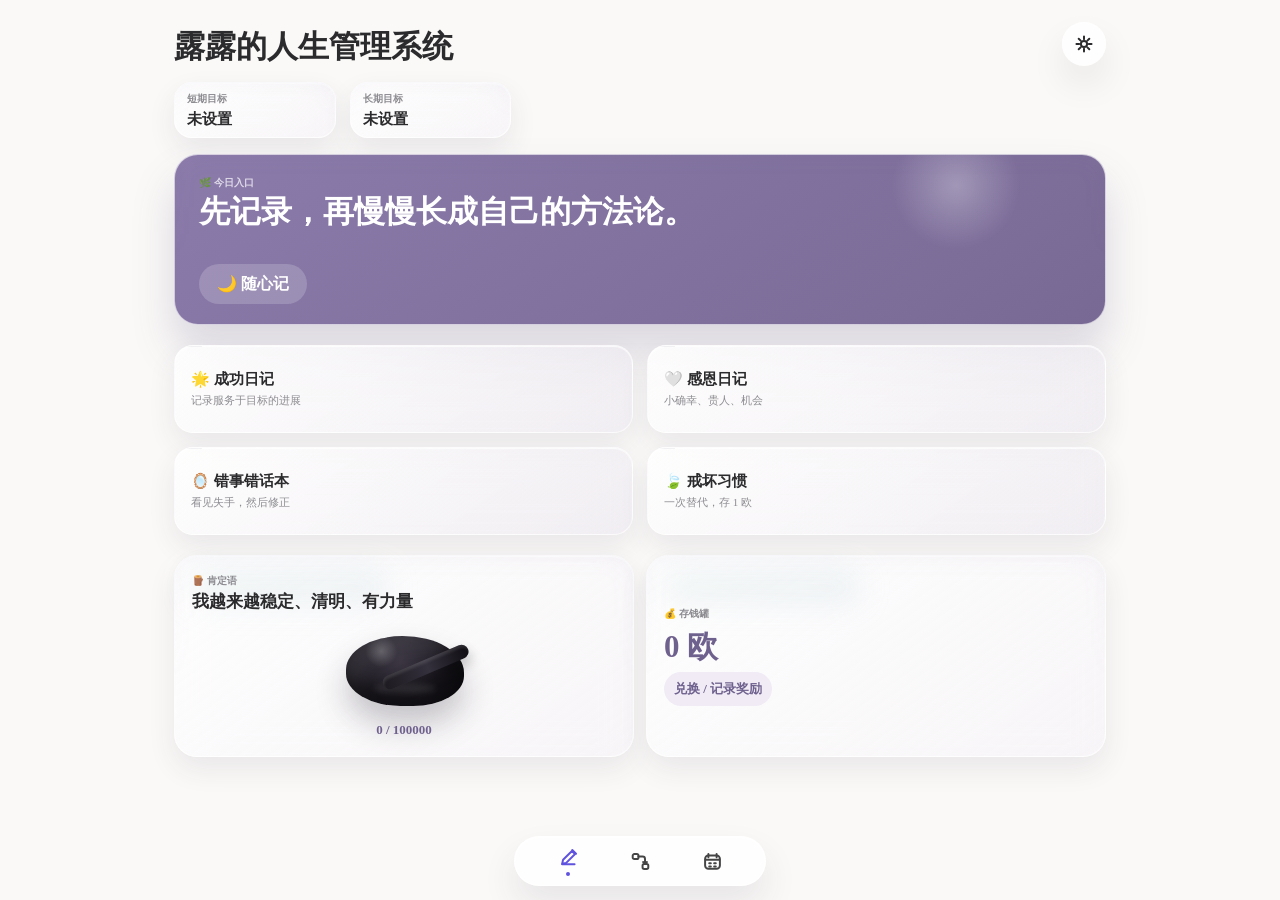
<file: index.html>
<!doctype html>
<html lang="zh-CN">
  <head>
    <meta charset="utf-8">
    <meta name="viewport" content="width=device-width, initial-scale=1, maximum-scale=1, viewport-fit=cover">
    <title>人生管理系统</title>
    <link rel="icon" href="./public/app-icon.jpg" type="image/jpeg">
    <link rel="apple-touch-icon" href="./public/app-icon.jpg">
    <link rel="manifest" href="./public/manifest.webmanifest">
    <link rel="stylesheet" href="./public/styles.css">
  </head>
  <body>
    <main class="app-main" style="min-height: 100vh; display: grid; place-items: center;">
      <p>正在打开人生管理系统...</p>
    </main>
    <script>
      fetch("./public/index.html")
        .then((response) => response.text())
        .then((html) => {
          const page = new DOMParser().parseFromString(html, "text/html");
          document.body.innerHTML = page.body.innerHTML;
          const script = document.createElement("script");
          script.src = "./public/app.js";
          document.body.appendChild(script);
        })
        .catch(() => {
          document.body.innerHTML = "<main class=\"app-main\"><p>页面加载失败，请刷新重试。</p></main>";
        });
    </script>
  </body>
</html>
</file>
<file: public/styles.css>
:root {
  --paper: #e8ded4;
  --cream: #f4ece2;
  --apricot: #ddd4cb;
  --blush: #d5cad6;
  --mauve: #b8abc9;
  --mist: #bed5d9;
  --mist-soft: #d8e5e6;
  --rose-brown: #8d83a8;
  --plum: #6f6688;
  --cocoa: #36313d;
  --muted: #777180;
  --line: rgba(92, 82, 112, 0.15);
  --panel: rgba(246, 239, 230, 0.78);
  --panel-strong: rgba(249, 243, 236, 0.92);
  --layer: rgba(190, 213, 217, 0.34);
  --shadow: 0 22px 54px rgba(74, 67, 94, 0.13);
  --soft-shadow: 0 12px 30px rgba(74, 67, 94, 0.1);
}

* {
  box-sizing: border-box;
}

html {
  background: var(--paper);
}

body {
  min-height: 100vh;
  margin: 0;
  background:
    radial-gradient(circle at 14% 8%, rgba(190, 213, 217, 0.52), transparent 23rem),
    radial-gradient(circle at 88% 10%, rgba(184, 171, 201, 0.42), transparent 22rem),
    linear-gradient(180deg, #eee5dc 0%, #e8ded4 34%, #e1d6d8 67%, #d6cfe0 100%);
  color: var(--cocoa);
  font-family: "Microsoft YaHei", "PingFang SC", "Segoe UI", sans-serif;
  font-size: 14px;
  line-height: 1.52;
}

button,
input,
select,
textarea {
  font: inherit;
}

button {
  cursor: pointer;
}

h1,
h2,
h3,
p {
  margin: 0;
}

.app-header {
  max-width: 1080px;
  margin: 0 auto;
  padding: 14px 18px 8px;
  display: flex;
  align-items: center;
  justify-content: space-between;
  gap: 16px;
}

.header-goals {
  min-width: 0;
  flex: 1;
  display: grid;
  grid-template-columns: repeat(2, minmax(0, 1fr));
  gap: 10px;
}

.header-goals div {
  min-height: 48px;
  display: grid;
  align-content: center;
  gap: 2px;
  padding: 8px 11px;
  border: 1px solid rgba(92, 82, 112, 0.13);
  border-radius: 18px;
  background:
    linear-gradient(145deg, rgba(249, 243, 236, 0.9), rgba(222, 216, 229, 0.52));
  box-shadow: 0 10px 26px rgba(74, 67, 94, 0.09), inset 0 1px 0 rgba(255, 255, 255, 0.64);
}

.header-goals span {
  color: var(--muted);
  font-size: 11px;
}

.header-goals strong {
  overflow: hidden;
  color: var(--cocoa);
  font-size: 14px;
  line-height: 1.25;
  white-space: nowrap;
  text-overflow: ellipsis;
}

.goal-write-button {
  flex: 0 0 auto;
  min-height: 42px;
  border: 0;
  border-radius: 999px;
  padding: 0 16px;
  background: linear-gradient(145deg, #9d93b6, #82779e);
  color: #f8f2eb;
  font-weight: 900;
  box-shadow: var(--soft-shadow);
}

.eyebrow {
  color: var(--rose-brown);
  font-size: 11px;
  font-weight: 800;
  letter-spacing: 0.06em;
  text-transform: uppercase;
}

.muted,
.empty,
small {
  color: var(--muted);
}

.center {
  text-align: center;
}

.app-main {
  max-width: 1080px;
  margin: 0 auto;
  padding: 10px 18px 100px;
}

.view {
  display: none;
}

.view.active {
  display: block;
}

.hero-card,
.goal-card,
.piggy-home,
.action-card,
.muyu-home,
.quiet-panel,
.reader-panel,
.recent-item,
.method-card,
.book-section {
  border: 1px solid var(--line);
  background:
    linear-gradient(145deg, var(--panel-strong), rgba(224, 218, 231, 0.66));
  border-radius: 28px;
  box-shadow: var(--shadow), inset 0 1px 0 rgba(255, 255, 255, 0.62);
  backdrop-filter: blur(18px);
}

.hero-card {
  display: grid;
  grid-template-columns: minmax(0, 1fr) auto;
  align-items: center;
  gap: 14px;
  padding: 21px;
  margin-bottom: 14px;
  position: relative;
  overflow: hidden;
  background:
    linear-gradient(145deg, rgba(249, 243, 236, 0.94), rgba(218, 226, 228, 0.78));
}

.hero-card::before,
.muyu-home::before,
.piggy-home::before,
.quiet-panel::before,
.reader-panel::before {
  content: "";
  position: absolute;
  inset: 12px auto auto 14px;
  width: 44%;
  height: 38px;
  border-radius: 999px;
  background: rgba(190, 213, 217, 0.22);
  filter: blur(14px);
  pointer-events: none;
}

.hero-card > *,
.muyu-home > *,
.piggy-home > *,
.quiet-panel > *,
.reader-panel > * {
  position: relative;
  z-index: 1;
}

.hero-card h2 {
  max-width: 680px;
  margin-top: 4px;
  color: var(--cocoa);
  font-size: clamp(22px, 3.4vw, 34px);
  line-height: 1.2;
  letter-spacing: 0;
}

.goal-card {
  min-height: 190px;
  padding: 20px;
  border: 0;
  color: var(--cocoa);
  text-align: left;
}

.card-label {
  display: block;
  color: var(--rose-brown);
  font-size: 14px;
  font-weight: 800;
}

.goal-lines {
  display: grid;
  gap: 12px;
  margin-top: 20px;
}

.goal-lines p {
  display: grid;
  gap: 2px;
}

.goal-lines strong {
  display: -webkit-box;
  overflow: hidden;
  font-size: 20px;
  line-height: 1.25;
  -webkit-box-orient: vertical;
  -webkit-line-clamp: 2;
}

.piggy-home {
  min-height: 176px;
  margin-top: 14px;
  padding: 15px 18px;
  display: grid;
  grid-template-columns: minmax(0, 1fr) auto;
  align-items: center;
  gap: 16px;
  background:
    radial-gradient(circle at 78% 35%, rgba(190, 213, 217, 0.46), transparent 12rem),
    linear-gradient(145deg, rgba(249, 243, 236, 0.92), rgba(213, 202, 214, 0.66));
}

.piggy-copy {
  display: grid;
  gap: 6px;
}

.piggy-copy strong {
  color: var(--rose-brown);
  font-size: 28px;
  line-height: 1.1;
}

.piggy-mini-stage {
  display: grid;
  place-items: center;
}

.entry-actions {
  display: grid;
  grid-template-columns: repeat(2, minmax(0, 1fr));
  gap: 10px;
}

.action-card {
  min-height: 108px;
  padding: 16px;
  border: 0;
  color: var(--cocoa);
  text-align: left;
  display: grid;
  align-content: center;
  gap: 6px;
  position: relative;
  overflow: hidden;
  border: 1px solid rgba(92, 82, 112, 0.1);
  box-shadow: var(--soft-shadow), inset 0 1px 0 rgba(255, 255, 255, 0.56);
}

.success-card {
  background: linear-gradient(145deg, rgba(249, 243, 236, 0.9), rgba(216, 229, 230, 0.62));
}

.gratitude-card {
  background: linear-gradient(145deg, rgba(246, 239, 230, 0.88), rgba(213, 202, 214, 0.58));
}

.mistake-card {
  background: linear-gradient(145deg, rgba(226, 219, 232, 0.86), rgba(246, 239, 230, 0.76));
}

.habit-card {
  background: linear-gradient(145deg, rgba(224, 218, 231, 0.8), rgba(190, 213, 217, 0.48));
}

.action-card::before {
  content: "";
  position: absolute;
  right: -16px;
  top: -18px;
  width: 78px;
  height: 78px;
  border-radius: 26px;
  background: rgba(255, 255, 255, 0.24);
  transform: rotate(14deg);
}

.action-card::after {
  content: "";
  position: absolute;
  right: 16px;
  bottom: 14px;
  width: 28px;
  height: 4px;
  border-radius: 999px;
  background: rgba(111, 102, 136, 0.18);
}

.action-card > * {
  position: relative;
  z-index: 1;
}

.action-card strong {
  color: var(--cocoa);
  font-size: 16px;
}

.action-card small {
  display: block;
  margin-top: 3px;
  font-size: 11px;
}

.muyu-home {
  margin-top: 12px;
  padding: 15px 17px 16px;
  text-align: center;
  background:
    linear-gradient(145deg, rgba(249, 243, 236, 0.94), rgba(226, 219, 232, 0.62));
}

.muyu-home .section-head {
  text-align: left;
}

.muyu-home h2 {
  max-width: 720px;
  margin-top: 2px;
  color: var(--cocoa);
  font-size: 17px;
  line-height: 1.38;
}

.muyu-count {
  margin-top: -4px;
  color: var(--rose-brown);
  font-weight: 800;
}

.quiet-panel,
.reader-panel {
  margin-top: 12px;
  padding: 17px;
}

.section-head {
  display: flex;
  align-items: flex-start;
  justify-content: space-between;
  gap: 12px;
  margin-bottom: 13px;
}

.section-head.compact {
  margin-bottom: 4px;
}

.recent-list,
.method-list,
.daily-page {
  display: grid;
  gap: 12px;
  min-width: 0;
}

.recent-item,
.method-card,
.book-section {
  padding: 15px;
  box-shadow: var(--soft-shadow);
  min-width: 0;
}

.method-card {
  overflow: hidden;
}

.recent-item span,
.method-card span {
  color: var(--rose-brown);
  font-size: 11px;
  font-weight: 800;
}

.bottom-nav {
  position: fixed;
  left: 50%;
  bottom: 14px;
  z-index: 20;
  width: min(390px, calc(100vw - 28px));
  transform: translateX(-50%);
  display: grid;
  grid-template-columns: repeat(3, 1fr);
  gap: 6px;
  padding: 7px;
  border: 1px solid rgba(244, 236, 226, 0.56);
  border-radius: 25px;
  background: rgba(92, 85, 107, 0.72);
  box-shadow: 0 18px 54px rgba(66, 59, 86, 0.24), inset 0 1px 0 rgba(255, 255, 255, 0.18);
  backdrop-filter: blur(20px);
}

.nav-item {
  min-height: 47px;
  border: 0;
  border-radius: 18px;
  background: transparent;
  color: rgba(246, 239, 230, 0.78);
  display: grid;
  place-items: center;
  gap: 1px;
}

.nav-item span {
  font-size: 17px;
  line-height: 1;
}

.nav-item small {
  color: inherit;
  font-size: 11px;
}

.nav-item.active {
  background: rgba(249, 243, 236, 0.94);
  color: var(--rose-brown);
}

.round-button {
  width: 40px;
  height: 40px;
  border: 0;
  border-radius: 50%;
  display: grid;
  place-items: center;
  background: var(--rose-brown);
  color: #f8f2eb;
  font-size: 19px;
  box-shadow: var(--soft-shadow);
}

.muted-button {
  background: rgba(232, 222, 212, 0.82);
  color: var(--cocoa);
  box-shadow: none;
}

.primary,
.secondary,
.text-button {
  min-height: 38px;
  border-radius: 999px;
  padding: 8px 15px;
  font-weight: 800;
}

.primary {
  border: 0;
  background: linear-gradient(145deg, #9d93b6, #82779e);
  color: #f8f2eb;
  box-shadow: 0 10px 24px rgba(111, 102, 136, 0.2);
}

.secondary {
  border: 1px solid var(--line);
  background: rgba(249, 243, 236, 0.68);
  color: var(--cocoa);
}

.text-button {
  min-height: 32px;
  width: fit-content;
  border: 1px solid rgba(92, 82, 112, 0.18);
  background: rgba(249, 243, 236, 0.48);
  color: var(--rose-brown);
  font-size: 12px;
}

.wide {
  width: 100%;
}

input,
select,
textarea {
  width: 100%;
  border: 1px solid rgba(92, 82, 112, 0.16);
  border-radius: 19px;
  padding: 12px 14px;
  background: rgba(249, 243, 236, 0.82);
  color: var(--cocoa);
  outline: none;
  box-shadow: inset 0 1px 0 rgba(255, 255, 255, 0.7);
}

textarea {
  min-height: 102px;
  resize: vertical;
}

.large-input {
  min-height: 188px;
  font-size: 15px;
  line-height: 1.68;
}

input:focus,
select:focus,
textarea:focus {
  border-color: rgba(111, 102, 136, 0.42);
  box-shadow: 0 0 0 4px rgba(190, 213, 217, 0.32);
}

.sheet-backdrop {
  position: fixed;
  inset: 0;
  z-index: 30;
  background: rgba(54, 49, 61, 0.28);
  backdrop-filter: blur(8px);
}

.bottom-sheet {
  position: fixed;
  left: 50%;
  bottom: 0;
  z-index: 40;
  width: min(760px, 100vw);
  max-height: min(86vh, 780px);
  transform: translateX(-50%);
  border: 1px solid rgba(244, 236, 226, 0.68);
  border-radius: 32px 32px 0 0;
  background: rgba(244, 236, 226, 0.97);
  box-shadow: 0 -18px 70px rgba(66, 59, 86, 0.22);
  overflow: hidden;
}

.sheet-handle {
  width: 48px;
  height: 5px;
  margin: 10px auto 0;
  border-radius: 999px;
  background: rgba(92, 82, 112, 0.22);
}

.sheet-header {
  display: flex;
  align-items: center;
  justify-content: space-between;
  gap: 12px;
  padding: 14px 18px 10px;
}

.sheet-body {
  max-height: calc(min(86vh, 780px) - 88px);
  overflow: auto;
  padding: 0 18px 20px;
}

.sheet-panel {
  display: none;
  gap: 10px;
}

.sheet-panel.active {
  display: grid;
}

.sheet-actions {
  display: flex;
  align-items: center;
  justify-content: space-between;
  gap: 12px;
}

.stack-form {
  display: grid;
  gap: 10px;
  margin-top: 12px;
}

.subtle-line {
  height: 1px;
  background: var(--line);
  margin: 4px 0;
}

.goal-row {
  display: grid;
  grid-template-columns: repeat(2, minmax(0, 1fr));
  gap: 10px;
}

.goal-row article,
.small-item {
  display: grid;
  gap: 8px;
  border: 1px solid var(--line);
  border-radius: 21px;
  background: rgba(249, 243, 236, 0.68);
  padding: 13px;
}

.small-list {
  display: grid;
  gap: 10px;
  margin-top: 12px;
}

.small-item .row {
  display: flex;
  align-items: center;
  justify-content: space-between;
  gap: 10px;
}

.check-row {
  display: flex;
  align-items: flex-start;
  gap: 9px;
  color: var(--muted);
  font-size: 14px;
}

.check-row input {
  width: auto;
  margin-top: 6px;
}

.field-hint {
  margin-top: -4px;
  color: var(--muted);
  font-size: 13px;
}

.method-tools,
.canvas-tools {
  display: flex;
  flex-wrap: wrap;
  gap: 8px;
}

.method-tools .secondary,
.canvas-tools .secondary {
  min-height: 38px;
  padding: 8px 12px;
  font-size: 13px;
}

.canvas-tools .secondary.active {
  background: rgba(190, 213, 217, 0.5);
  border-color: rgba(111, 102, 136, 0.42);
}

.danger-lite {
  color: #796f93;
}

.method-editor-panel {
  gap: 11px;
}

.method-canvas-shell,
.method-preview {
  position: relative;
  overflow: auto;
  border: 1px solid rgba(92, 82, 112, 0.16);
  border-radius: 24px;
  background:
    linear-gradient(rgba(111, 102, 136, 0.055) 1px, transparent 1px),
    linear-gradient(90deg, rgba(111, 102, 136, 0.055) 1px, transparent 1px),
    rgba(249, 243, 236, 0.72);
  background-size: 24px 24px;
}

.method-canvas-shell {
  height: min(46vh, 420px);
}

.method-canvas,
.method-preview-canvas {
  position: relative;
  min-width: 720px;
  min-height: 420px;
}

.method-preview {
  margin-top: 12px;
  margin-bottom: 18px;
  height: 220px;
  overflow: hidden;
  width: 100%;
  max-width: 100%;
}

.method-card .sheet-actions {
  margin-top: 16px;
  padding-top: 12px;
  border-top: 1px solid rgba(92, 82, 112, 0.12);
}

.method-preview-canvas {
  position: absolute;
  top: 0;
  left: 0;
  transform-origin: top left;
  transform: scale(var(--preview-scale, 0.72));
}

.canvas-node {
  position: absolute;
  z-index: 2;
  min-width: 116px;
  min-height: 58px;
  padding: 12px 14px;
  border: 1.5px solid rgba(111, 102, 136, 0.36);
  border-radius: 18px;
  background: rgba(249, 243, 236, 0.9);
  box-shadow: 0 8px 20px rgba(74, 67, 94, 0.1);
  color: var(--cocoa);
  user-select: none;
  touch-action: none;
  display: grid;
  place-items: center;
  text-align: center;
  white-space: pre-wrap;
}

.canvas-node.diamond {
  width: 112px;
  height: 112px;
  min-width: 112px;
  min-height: 112px;
  padding: 18px;
  transform: rotate(45deg);
  border-radius: 18px;
  background: rgba(216, 229, 230, 0.86);
}

.canvas-node.diamond .node-text {
  transform: rotate(-45deg);
}

.canvas-node.note {
  min-width: 132px;
  min-height: 72px;
  border-style: dashed;
  background: rgba(226, 219, 232, 0.86);
  align-content: start;
}

.canvas-node.selected {
  outline: 3px solid rgba(111, 102, 136, 0.58);
  outline-offset: 3px;
}

.canvas-arrow-layer {
  position: absolute;
  inset: 0;
  z-index: 1;
  pointer-events: none;
}

.canvas-arrow {
  stroke: rgba(111, 102, 136, 0.72);
  stroke-width: 3;
  fill: none;
}

.canvas-arrow.selected {
  stroke: #6f6688;
  stroke-width: 4;
}

.canvas-arrow-hit {
  pointer-events: stroke;
  stroke: transparent;
  stroke-width: 18;
  fill: none;
}

.canvas-text-editor {
  min-height: 82px;
}

button:disabled,
select:disabled {
  cursor: not-allowed;
  opacity: 0.56;
}

.piggy-stage {
  display: grid;
  place-items: center;
  padding: 8px 0 4px;
}

.piggy {
  width: min(285px, 76vw);
  height: 184px;
  position: relative;
  overflow: hidden;
  border: 7px solid rgba(143, 132, 168, 0.54);
  border-radius: 46% 50% 43% 45%;
  background:
    radial-gradient(circle at 72% 46%, rgba(255, 255, 255, 0.64) 0 10%, transparent 11%),
    radial-gradient(circle at 22% 25%, rgba(255, 255, 255, 0.78) 0 11%, transparent 12%),
    linear-gradient(140deg, rgba(244, 236, 226, 0.5), rgba(184, 171, 201, 0.22));
  box-shadow:
    inset 18px 18px 30px rgba(255, 255, 255, 0.36),
    inset -18px -18px 32px rgba(111, 102, 136, 0.16),
    0 18px 42px rgba(74, 67, 94, 0.14);
}

.small-piggy {
  width: 158px;
  height: 106px;
  border-width: 5px;
}

.piggy-fill {
  position: absolute;
  inset: auto 0 0;
  height: 0%;
  background: linear-gradient(180deg, rgba(190, 213, 217, 0.04), rgba(143, 132, 168, 0.18));
  transition: height 260ms ease;
}

.piggy-slot {
  position: absolute;
  width: 78px;
  height: 8px;
  top: 24px;
  left: 104px;
  border-radius: 999px;
  background: rgba(91, 84, 111, 0.66);
}

.small-piggy .piggy-slot {
  width: 44px;
  height: 5px;
  top: 15px;
  left: 58px;
}

.piggy-ear {
  position: absolute;
  width: 46px;
  height: 46px;
  top: 9px;
  left: 26px;
  border: 6px solid rgba(143, 132, 168, 0.54);
  border-radius: 12px;
  background: rgba(244, 236, 226, 0.34);
  transform: rotate(22deg);
}

.small-piggy .piggy-ear {
  width: 26px;
  height: 26px;
  top: 5px;
  left: 14px;
  border-width: 4px;
}

.piggy-nose {
  position: absolute;
  width: 58px;
  height: 44px;
  right: 15px;
  top: 78px;
  border: 6px solid rgba(143, 132, 168, 0.54);
  border-radius: 50%;
  background: rgba(244, 236, 226, 0.34);
}

.small-piggy .piggy-nose {
  width: 33px;
  height: 25px;
  right: 8px;
  top: 44px;
  border-width: 4px;
}

.piggy-foot {
  position: absolute;
  bottom: -4px;
  width: 34px;
  height: 27px;
  border-radius: 9px 9px 0 0;
  background: rgba(143, 132, 168, 0.54);
}

.piggy-foot.left {
  left: 62px;
}

.piggy-foot.right {
  right: 62px;
}

.small-piggy .piggy-foot {
  width: 20px;
  height: 16px;
}

.small-piggy .piggy-foot.left {
  left: 34px;
}

.small-piggy .piggy-foot.right {
  right: 34px;
}

.coin-layer {
  position: absolute;
  inset: 0;
}

.coin {
  position: absolute;
  width: 16px;
  height: 16px;
  border: 2px solid #a79b77;
  border-radius: 50%;
  background: radial-gradient(circle at 34% 28%, #f5ead0, #c0b284 64%, #9d906a 100%);
  box-shadow:
    inset -2px -2px 0 rgba(102, 67, 17, 0.15),
    0 2px 5px rgba(125, 87, 24, 0.18);
}

.muyu {
  position: relative;
  width: 190px;
  height: 135px;
  display: grid;
  place-items: center;
  margin: 8px auto;
  border: 0;
  background: transparent;
}

.home-muyu {
  margin-top: 2px;
  width: 128px;
  height: 88px;
}

.home-muyu .muyu-body {
  width: 96px;
  height: 58px;
}

.home-muyu .muyu-stick {
  top: 13px;
  right: 5px;
  width: 76px;
  height: 9px;
}

.muyu-body {
  width: 150px;
  height: 92px;
  border-radius: 48% 52% 45% 47%;
  background: radial-gradient(circle at 45% 35%, #8a7c92, #5f566e 72%);
  box-shadow: inset -15px -18px 0 rgba(45, 39, 55, 0.2), 0 14px 28px rgba(74, 67, 94, 0.16);
}

.muyu-stick {
  position: absolute;
  top: 20px;
  right: 10px;
  width: 118px;
  height: 12px;
  border-radius: 999px;
  background: #5a5266;
  transform: rotate(-22deg);
  transform-origin: right center;
}

.muyu.hit .muyu-stick {
  animation: knock 160ms ease;
}

.muyu.hit .muyu-body {
  animation: press 160ms ease;
}

@keyframes knock {
  50% {
    transform: rotate(-8deg) translateY(12px);
  }
}

@keyframes press {
  50% {
    transform: scale(0.97);
  }
}

.progress-line {
  display: grid;
  gap: 8px;
}

.progress-track {
  height: 9px;
  overflow: hidden;
  border-radius: 999px;
  background: #d9d1d5;
}

.progress-track div {
  width: 0%;
  height: 100%;
  border-radius: inherit;
  background: linear-gradient(90deg, #8d83a8, #bed5d9);
}

.flow {
  display: flex;
  align-items: center;
  flex-wrap: wrap;
  gap: 10px;
  margin-top: 12px;
}

.flow-node {
  min-width: 104px;
  border: 1px solid rgba(123, 102, 127, 0.28);
  border-radius: 18px;
  background: rgba(184, 171, 201, 0.2);
  padding: 10px 12px;
  text-align: center;
}

.decision-node {
  border-style: dashed;
  background: rgba(190, 213, 217, 0.32);
}

.loop-node {
  background: rgba(226, 219, 232, 0.58);
}

.flow-arrow {
  color: var(--rose-brown);
  font-weight: 900;
}

.book-section {
  border-left: 4px solid var(--rose-brown);
}

.book-section h3 {
  margin-bottom: 8px;
  font-size: 17px;
}

.book-section ul {
  margin: 0;
  padding-left: 18px;
}

.book-section li {
  margin: 7px 0;
}

.daily-summary {
  display: grid;
  gap: 12px;
}

.daily-summary-card {
  border: 1px solid var(--line);
  border-radius: 24px;
  background:
    linear-gradient(145deg, rgba(249, 243, 236, 0.76), rgba(224, 218, 231, 0.54));
  box-shadow: var(--soft-shadow);
  overflow: hidden;
}

.daily-summary-card summary {
  cursor: pointer;
  list-style: none;
  padding: 16px;
}

.daily-summary-card summary::-webkit-details-marker {
  display: none;
}

.summary-row {
  display: flex;
  align-items: center;
  justify-content: space-between;
  gap: 12px;
}

.summary-row h3 {
  font-size: 18px;
}

.count-pill {
  flex: 0 0 auto;
  border-radius: 999px;
  padding: 5px 10px;
  background: rgba(111, 102, 136, 0.13);
  color: var(--rose-brown);
  font-size: 12px;
  font-weight: 800;
}

.summary-preview {
  margin-top: 8px;
  color: var(--muted);
  font-size: 14px;
}

.summary-detail {
  padding: 0 16px 16px;
}

.summary-detail ul {
  margin: 0;
  padding-left: 18px;
}

@media (max-width: 900px) {
  .hero-card {
    grid-template-columns: 1fr;
  }
}

@media (max-width: 620px) {
  .app-header {
    align-items: stretch;
    gap: 8px;
  }

  .header-goals {
    gap: 7px;
  }

  .header-goals div {
    min-height: 44px;
    padding: 7px 9px;
  }

  .goal-write-button {
    min-height: 44px;
    padding: 0 13px;
  }

  .app-main {
    padding-inline: 14px;
  }

  .hero-card {
    padding: 20px;
  }

  .piggy-home {
    grid-template-columns: 1fr auto;
  }

  .entry-actions {
    grid-template-columns: repeat(2, minmax(0, 1fr));
  }

  .goal-row {
    grid-template-columns: 1fr;
  }

  .action-card {
    min-height: 96px;
    gap: 5px;
    padding: 13px;
  }

  .action-card strong {
    font-size: 15px;
  }

  .action-card small {
    font-size: 10px;
  }

  .piggy-copy strong {
    font-size: 24px;
  }

  .small-piggy {
    width: 116px;
    height: 80px;
  }

  .small-piggy .piggy-slot {
    left: 41px;
  }

  .small-piggy .piggy-nose {
    right: 6px;
    top: 35px;
  }

  .bottom-sheet {
    border-radius: 28px 28px 0 0;
  }
}

/* Visual upgrade: reference-inspired journal phone UI */
:root {
  --paper: #f3f5fb;
  --cream: #f8f7f2;
  --apricot: #f4e7d5;
  --blush: #f4d4cd;
  --mauve: #ded4fb;
  --mist: #dcebf1;
  --mist-soft: #edf1f4;
  --rose-brown: #6d667b;
  --plum: #817699;
  --cocoa: #202124;
  --muted: #7b7d83;
  --line: rgba(31, 34, 39, 0.08);
  --panel: rgba(248, 247, 242, 0.94);
  --panel-strong: #f8f7f2;
  --layer: rgba(255, 194, 55, 0.18);
  --accent: #ffc237;
  --accent-strong: #f7b71e;
  --shadow: 0 20px 48px rgba(26, 32, 44, 0.1);
  --soft-shadow: 0 12px 28px rgba(26, 32, 44, 0.08);
}

html {
  background: var(--paper);
}

body {
  background:
    linear-gradient(rgba(138, 151, 172, 0.08) 1px, transparent 1px),
    linear-gradient(90deg, rgba(138, 151, 172, 0.08) 1px, transparent 1px),
    radial-gradient(circle at 18% 10%, rgba(255, 194, 55, 0.08), transparent 18rem),
    radial-gradient(circle at 82% 7%, rgba(222, 212, 251, 0.42), transparent 18rem),
    #f3f5fb;
  background-size: 180px 180px, 180px 180px, auto, auto, auto;
  color: var(--cocoa);
  font-family: "Inter", "SF Pro Display", "Segoe UI", "PingFang SC", "Microsoft YaHei", sans-serif;
  line-height: 1.48;
  overflow-x: hidden;
}

.app-header,
.app-main {
  max-width: 430px;
}

.app-header {
  padding: 16px 16px 8px;
  gap: 10px;
}

.header-goals {
  gap: 8px;
}

.header-goals div {
  min-height: 52px;
  border: 0;
  border-radius: 21px;
  background: rgba(248, 247, 242, 0.96);
  box-shadow: 0 14px 30px rgba(26, 32, 44, 0.08), inset 0 1px 0 rgba(255, 255, 255, 0.9);
}

.header-goals span {
  font-size: 10px;
  color: #777a81;
}

.header-goals strong {
  color: #1f2024;
  font-size: 15px;
  font-weight: 850;
}

.goal-write-button {
  min-width: 62px;
  min-height: 52px;
  border-radius: 25px;
  padding: 0 13px;
  background: var(--accent);
  color: #171719;
  box-shadow: 0 16px 28px rgba(247, 183, 30, 0.28);
}

.app-main {
  padding: 12px 16px 96px;
}

.hero-card,
.goal-card,
.piggy-home,
.action-card,
.muyu-home,
.quiet-panel,
.reader-panel,
.recent-item,
.method-card,
.book-section,
.daily-summary-card {
  border: 0;
  border-radius: 28px;
  background: rgba(248, 247, 242, 0.96);
  box-shadow: var(--shadow);
  backdrop-filter: blur(18px);
}

.hero-card {
  grid-template-columns: 1fr;
  padding: 20px;
  background:
    radial-gradient(circle at 22% 72%, rgba(255, 255, 255, 0.32), transparent 5rem),
    linear-gradient(150deg, #ffd975, #ffc237 65%, #f5b621);
  box-shadow: 0 18px 42px rgba(247, 183, 30, 0.22);
}

.hero-card h2 {
  max-width: 330px;
  color: #202124;
  font-size: 25px;
  line-height: 1.12;
}

.hero-card .eyebrow {
  color: rgba(32, 33, 36, 0.62);
}

.hero-card .primary {
  background: rgba(248, 247, 242, 0.92);
  color: #202124;
  box-shadow: none;
}

.eyebrow,
.card-label,
.recent-item span,
.method-card span {
  color: #6c6f78;
  letter-spacing: 0;
  text-transform: none;
}

.entry-actions {
  gap: 10px;
}

.action-card {
  min-height: 98px;
  border-radius: 22px;
  padding: 14px;
  box-shadow: 0 14px 30px rgba(26, 32, 44, 0.07);
}

.action-card strong {
  color: #202124;
  font-size: 15px;
}

.success-card {
  background: #fff1be;
}

.gratitude-card {
  background: #e8defb;
}

.mistake-card {
  background: #f4d8d0;
}

.habit-card {
  background: #e7ece1;
}

.action-card::before {
  background: rgba(255, 255, 255, 0.3);
}

.action-card::after {
  background: rgba(32, 33, 36, 0.12);
}

.muyu-home,
.piggy-home,
.quiet-panel,
.reader-panel {
  background: rgba(248, 247, 242, 0.96);
}

.muyu-home h2 {
  color: #202124;
  font-size: 16px;
}

.muyu-count,
.piggy-copy strong {
  color: #817699;
}

.bottom-nav {
  width: min(390px, calc(100vw - 28px));
  padding: 7px;
  border: 0;
  border-radius: 26px;
  background: rgba(248, 247, 242, 0.96);
  box-shadow: 0 20px 48px rgba(26, 32, 44, 0.15);
}

.nav-item {
  min-height: 48px;
  color: #777a81;
}

.nav-item span {
  width: 30px;
  height: 30px;
  display: grid;
  place-items: center;
  border-radius: 50%;
}

.nav-item.active {
  background: transparent;
  color: #202124;
}

.nav-item.active span {
  background: var(--accent);
  box-shadow: 0 10px 18px rgba(247, 183, 30, 0.28);
}

.primary {
  background: var(--accent);
  color: #202124;
  box-shadow: 0 12px 24px rgba(247, 183, 30, 0.25);
}

.secondary,
.text-button,
input,
select,
textarea {
  border: 0;
  background: #f1f0eb;
  color: #202124;
}

input:focus,
select:focus,
textarea:focus {
  border-color: transparent;
  box-shadow: 0 0 0 4px rgba(255, 194, 55, 0.22);
}

.bottom-sheet {
  border: 0;
  background: #f8f7f2;
  box-shadow: 0 -20px 70px rgba(26, 32, 44, 0.18);
}

.sheet-handle {
  background: rgba(32, 33, 36, 0.14);
}

.reader-panel {
  padding: 18px 16px;
  overflow: hidden;
}

#dailyPage,
.daily-page {
  width: 100%;
  min-width: 0;
  overflow: hidden;
}

.reader-panel > .section-head {
  align-items: center;
}

.reader-panel > .section-head .eyebrow {
  color: #a3a5aa;
}

.reader-panel > .section-head h2 {
  font-size: 24px;
  line-height: 1.1;
}

.date-strip {
  display: flex;
  gap: 9px;
  overflow-x: auto;
  max-width: 100%;
  padding: 2px 1px 12px;
  scroll-snap-type: x mandatory;
  scrollbar-width: none;
}

.date-strip::-webkit-scrollbar,
.journal-entry-scroll::-webkit-scrollbar {
  display: none;
}

.date-chip {
  flex: 0 0 42px;
  height: 58px;
  border: 0;
  border-radius: 999px;
  display: grid;
  place-items: center;
  gap: 3px;
  background: #ffffff;
  color: #777a81;
  box-shadow: 0 10px 22px rgba(26, 32, 44, 0.06);
  scroll-snap-align: center;
}

.date-chip span {
  font-size: 10px;
}

.date-chip strong {
  font-size: 15px;
  color: #202124;
}

.date-chip.active {
  background: var(--accent);
  color: #202124;
}

.journal-feature-card {
  position: relative;
  min-height: 174px;
  margin-top: 2px;
  padding: 20px;
  overflow: hidden;
  border-radius: 24px;
  background:
    radial-gradient(circle at 56% 70%, #f7943d 0 24px, transparent 25px),
    radial-gradient(circle at 22% 78%, #6b8f45 0 44px, transparent 45px),
    linear-gradient(160deg, #ffd974 0%, #ffc341 58%, #f6b935 100%);
  box-shadow: 0 18px 36px rgba(247, 183, 30, 0.2);
}

.journal-feature-card::before,
.journal-feature-card::after {
  content: "";
  position: absolute;
  bottom: -20px;
  width: 72%;
  height: 72px;
  border-radius: 50% 50% 0 0;
  background: #8bb95c;
}

.journal-feature-card::before {
  left: -30px;
}

.journal-feature-card::after {
  right: -70px;
  background: #a7ca72;
}

.journal-feature-card > * {
  position: relative;
  z-index: 1;
}

.feature-label {
  color: rgba(32, 33, 36, 0.58);
  font-size: 11px;
  font-weight: 800;
}

.journal-feature-card h3 {
  margin-top: 5px;
  max-width: 220px;
  font-size: 21px;
  line-height: 1.1;
}

.journal-feature-card p {
  max-width: 190px;
  margin-top: 8px;
  color: rgba(32, 33, 36, 0.72);
  font-size: 12px;
}

.floating-plus {
  position: absolute;
  right: 18px;
  bottom: 18px;
  width: 46px;
  height: 46px;
  border: 0;
  border-radius: 50%;
  background: #202124;
  color: #fff;
  font-size: 25px;
  box-shadow: 0 12px 24px rgba(32, 33, 36, 0.18);
}

.quick-journal-section,
.today-book-section {
  margin-top: 20px;
}

.today-book-section {
  width: 100%;
  min-width: 0;
  margin-top: 12px;
  overflow: hidden;
}

.inline-section-head {
  display: flex;
  align-items: baseline;
  justify-content: space-between;
  gap: 12px;
  margin-bottom: 10px;
  min-width: 0;
}

.inline-section-head h3 {
  font-size: 18px;
  min-width: 0;
}

.inline-section-head span {
  min-width: 0;
  color: #777a81;
  font-size: 12px;
  text-align: right;
  white-space: normal;
}

.journal-entry-scroll {
  display: flex;
  gap: 10px;
  overflow-x: auto;
  padding: 1px 1px 8px;
  scroll-snap-type: x mandatory;
}

.journal-entry-card {
  flex: 0 0 146px;
  min-height: 126px;
  border: 0;
  border-radius: 18px;
  padding: 14px;
  display: grid;
  align-content: start;
  gap: 6px;
  text-align: left;
  background: #f4d8d0;
  color: #202124;
  box-shadow: 0 12px 28px rgba(26, 32, 44, 0.08);
  scroll-snap-align: start;
}

.journal-entry-card:nth-child(2) {
  background: #ded4fb;
}

.journal-entry-card:nth-child(3) {
  background: #fff1be;
}

.journal-entry-card:nth-child(4) {
  background: #dcebf1;
}

.journal-entry-card:nth-child(5) {
  background: #e7ece1;
}

.journal-icon {
  font-size: 18px;
}

.journal-entry-card strong {
  font-size: 14px;
}

.journal-entry-card small {
  color: rgba(32, 33, 36, 0.68);
  font-size: 11px;
}

.journal-entry-card em {
  width: fit-content;
  margin-top: 6px;
  padding: 4px 10px;
  border-radius: 999px;
  background: rgba(255, 255, 255, 0.62);
  color: #5d6070;
  font-size: 10px;
  font-style: normal;
  font-weight: 800;
}

.daily-summary {
  gap: 10px;
  width: 100%;
  min-width: 0;
}

.daily-summary-card {
  width: 100%;
  min-width: 0;
  box-shadow: 0 10px 24px rgba(26, 32, 44, 0.06);
}

.daily-summary-card summary {
  padding: 12px 13px;
}

.summary-row h3 {
  min-width: 0;
  font-size: 14px;
}

.summary-preview {
  overflow-wrap: anywhere;
  font-size: 12px;
}

.count-pill {
  background: #f1f0eb;
  color: #777a81;
}

@media (max-width: 620px) {
  .app-header,
  .app-main {
    max-width: 430px;
  }

  .app-main {
    padding-inline: 16px;
  }

  .hero-card {
    padding: 20px;
  }

  .action-card {
    min-height: 98px;
    padding: 14px;
  }

  .action-card strong {
    font-size: 15px;
  }
}

/* Full reset: purple bento / frosted-edge redesign based on the latest reference */
:root {
  --paper: #f5f2f7;
  --surface: #fbfaf8;
  --surface-soft: #f1eef4;
  --ink: #2b2b2d;
  --muted: #8c8b90;
  --purple: #8273a3;
  --purple-deep: #6f618e;
  --purple-soft: #e5dfec;
  --purple-pale: #f0ebf5;
  --dot: #c8a08d;
  --line: rgba(58, 48, 74, 0.08);
  --shadow: 0 22px 46px rgba(67, 55, 86, 0.13);
  --soft-shadow: 0 12px 28px rgba(67, 55, 86, 0.09);
}

html,
body {
  background: #d9d9d9;
}

body {
  color: var(--ink);
  font-family: "Songti SC", "STSong", "SimSun", "Noto Serif SC", serif;
  font-size: 14px;
  line-height: 1.5;
  letter-spacing: 0;
  background:
    radial-gradient(circle at 18% 12%, rgba(130, 115, 163, 0.12), transparent 16rem),
    radial-gradient(circle at 88% 6%, rgba(229, 223, 236, 0.75), transparent 18rem),
    linear-gradient(180deg, #fbfaf8 0%, #f6f3f6 54%, #f1edf3 100%);
  overflow-x: hidden;
}

button,
input,
select,
textarea,
.header-goals strong,
.goal-write-button,
.primary,
.secondary,
.text-button,
.muyu-count,
.piggy-copy strong,
.date-chip,
.count-pill {
  font-family: "SF Pro Display", "DIN Alternate", "Segoe UI", "PingFang SC", "Microsoft YaHei", sans-serif;
  font-variant-numeric: tabular-nums;
}

h1,
h2,
h3,
.hero-card h2,
.reader-panel > .section-head h2,
.quiet-panel > .section-head h2 {
  font-family: "Songti SC", "STSong", "SimSun", "Noto Serif SC", serif;
  font-weight: 700;
  letter-spacing: 0;
}

.app-header,
.app-main {
  width: min(430px, 100%);
  max-width: 430px;
}

.app-header {
  padding: 26px 24px 8px;
}

body[data-view="method"] .app-header,
body[data-view="review"] .app-header {
  display: none;
}

body[data-view="method"] .app-main,
body[data-view="review"] .app-main {
  padding-top: 28px;
}

.app-main {
  padding: 8px 24px 92px;
}

.header-goals {
  gap: 10px;
}

.header-goals div,
.hero-card,
.action-card,
.muyu-home,
.piggy-home,
.quiet-panel,
.reader-panel,
.method-card,
.daily-summary-card,
.bottom-sheet,
input,
select,
textarea {
  position: relative;
  border: 1px solid rgba(255, 255, 255, 0.66);
  background:
    linear-gradient(145deg, rgba(255, 255, 255, 0.86), rgba(246, 243, 248, 0.68));
  border-radius: 24px;
  box-shadow: var(--soft-shadow), inset 0 1px 1px rgba(255, 255, 255, 0.78);
  backdrop-filter: blur(18px);
}

.header-goals div::after,
.hero-card::after,
.action-card::after,
.muyu-home::after,
.piggy-home::after,
.quiet-panel::after,
.reader-panel::after,
.method-card::after,
.daily-summary-card::after {
  content: "";
  position: absolute;
  inset: -1px;
  z-index: 0;
  border-radius: inherit;
  pointer-events: none;
  box-shadow: inset 0 0 24px rgba(130, 115, 163, 0.08);
  mask: linear-gradient(#000, transparent 62%);
}

.hero-card > *,
.action-card > *,
.muyu-home > *,
.piggy-home > *,
.quiet-panel > *,
.reader-panel > *,
.method-card > *,
.daily-summary-card > * {
  position: relative;
  z-index: 1;
}

.header-goals div {
  min-height: 50px;
  padding: 8px 12px;
  border-radius: 18px;
}

.header-goals span,
.eyebrow,
.card-label,
.method-card span {
  color: var(--muted);
  font-size: 10px;
  font-weight: 700;
  letter-spacing: 0.06em;
  text-transform: uppercase;
}

.header-goals strong {
  color: var(--ink);
  font-size: 15px;
  font-weight: 750;
}

.goal-write-button,
.primary {
  border: 0;
  background: var(--purple);
  color: #fff;
  box-shadow: 0 18px 34px rgba(111, 97, 142, 0.26);
}

.goal-write-button {
  min-height: 50px;
  border-radius: 18px;
}

.hero-card {
  min-height: 178px;
  padding: 25px 28px 26px;
  overflow: hidden;
  background:
    radial-gradient(circle at 84% 18%, rgba(255, 255, 255, 0.28), transparent 4rem),
    linear-gradient(145deg, #8b7bab 0%, #786994 100%);
  box-shadow: 0 26px 42px rgba(111, 97, 142, 0.22);
}

.hero-card::before {
  content: "";
  position: absolute;
  inset: auto 24px 24px 28px;
  height: 7px;
  border-radius: 999px;
  background:
    linear-gradient(90deg, rgba(255, 255, 255, 0.92) 0 62%, rgba(91, 79, 116, 0.22) 62% 100%);
  filter: none;
}

.hero-card h2 {
  max-width: 230px;
  color: #fff;
  font-size: 25px;
  line-height: 1.24;
}

.hero-card .eyebrow {
  color: rgba(255, 255, 255, 0.72);
}

.hero-card .primary {
  width: fit-content;
  min-height: 38px;
  margin-top: 28px;
  padding: 8px 18px;
  background: rgba(255, 255, 255, 0.18);
  color: #fff;
  box-shadow: none;
}

.entry-actions {
  margin-top: 20px;
  gap: 12px;
}

.action-card {
  min-height: 88px;
  padding: 15px 16px;
  border-radius: 19px;
  background: rgba(255, 255, 255, 0.72);
}

.action-card::before {
  display: none;
}

.action-card strong {
  color: var(--ink);
  font-size: 15px;
  font-weight: 750;
}

.action-card small {
  color: var(--muted);
  font-size: 11px;
}

.success-card,
.gratitude-card,
.mistake-card,
.habit-card {
  background:
    linear-gradient(145deg, rgba(255, 255, 255, 0.84), rgba(229, 223, 236, 0.44));
}

.ritual-row {
  display: grid;
  grid-template-columns: minmax(0, 1.15fr) minmax(0, 0.85fr);
  gap: 12px;
  margin-top: 20px;
  align-items: stretch;
}

.muyu-home,
.piggy-home {
  min-height: 172px;
  margin-top: 0;
  padding: 17px;
  border-radius: 23px;
  display: grid;
}

.muyu-home h2 {
  color: var(--ink);
  font-size: 17px;
  line-height: 1.42;
}

.muyu-home .text-button,
.piggy-home .text-button {
  min-height: 31px;
  padding: 7px 10px;
  background: var(--purple-pale);
  color: var(--purple-deep);
}

.home-muyu {
  width: 96px;
  height: 68px;
  margin: 4px auto 0;
}

.home-muyu .muyu-body {
  width: 76px;
  height: 44px;
  background: radial-gradient(circle at 45% 35%, #8b7bab, #5d526f 72%);
}

.home-muyu .muyu-stick {
  top: 8px;
  width: 64px;
  background: #554b64;
}

.muyu-count {
  margin-top: 0;
  color: var(--purple-deep);
  font-size: 13px;
}

.piggy-home {
  grid-template-columns: 1fr;
  align-content: center;
  text-align: left;
}

.piggy-copy {
  gap: 10px;
}

.piggy-copy strong {
  color: var(--purple-deep);
  font-size: 30px;
  font-weight: 800;
}

.piggy-mini-stage,
.small-piggy {
  display: none !important;
}

.quiet-panel,
.reader-panel {
  margin-top: 0;
  padding: 22px;
  border-radius: 26px;
}

.method-filter-bar {
  display: grid;
  grid-template-columns: 1fr 1fr;
  gap: 10px;
  margin: 12px 0 16px;
}

.method-filter-bar select {
  min-height: 40px;
  border-radius: 16px;
  padding: 9px 12px;
  color: var(--purple-deep);
  background: rgba(229, 223, 236, 0.56);
}

.method-card,
.daily-summary-card {
  border-radius: 20px;
  background: rgba(255, 255, 255, 0.76);
}

.reader-panel > .section-head h2 {
  color: var(--ink);
  font-size: 28px;
  line-height: 1.12;
}

.date-strip {
  gap: 10px;
  padding: 2px 1px 18px;
}

.date-chip {
  flex-basis: 46px;
  height: 62px;
  border-radius: 18px;
  background: rgba(255, 255, 255, 0.72);
  box-shadow: var(--soft-shadow);
}

.date-chip.active {
  background: var(--purple);
  color: #fff;
}

.date-chip.active strong,
.date-chip.active span {
  color: #fff;
}

.today-book-section {
  margin-top: 4px;
}

.inline-section-head h3::before {
  content: "";
  display: inline-block;
  width: 6px;
  height: 6px;
  margin-right: 10px;
  border-radius: 50%;
  background: var(--dot);
  vertical-align: middle;
}

.bottom-nav {
  width: min(360px, calc(100vw - 36px));
  padding: 12px 20px;
  border-radius: 28px;
  background: rgba(255, 255, 255, 0.72);
  box-shadow: var(--shadow), inset 0 1px 1px rgba(255, 255, 255, 0.8);
  backdrop-filter: blur(22px);
}

.nav-item {
  min-height: 42px;
  gap: 5px;
  color: #9b9ba2;
}

.nav-item span {
  position: relative;
  width: 22px;
  height: 22px;
  overflow: hidden;
  color: transparent;
  text-indent: -999px;
  background: transparent !important;
  box-shadow: none !important;
}

.nav-item span::before,
.nav-item span::after {
  content: "";
  position: absolute;
  inset: 5px;
  border: 2px solid currentColor;
  border-radius: 5px;
  color: #9b9ba2;
}

.nav-item:nth-child(1) span::before {
  inset: 4px 5px 8px;
  border-radius: 8px 8px 2px 2px;
  transform: rotate(-18deg);
}

.nav-item:nth-child(1) span::after {
  inset: 12px 9px 4px 5px;
  border-width: 0 0 2px 2px;
  border-radius: 0;
}

.nav-item:nth-child(2) span::before {
  inset: 4px;
  border-radius: 3px;
}

.nav-item:nth-child(2) span::after {
  inset: 9px 5px 5px;
  border-width: 2px 0 0;
  border-radius: 0;
  box-shadow: 0 -5px 0 -3px currentColor, 0 5px 0 -3px currentColor;
}

.nav-item:nth-child(3) span::before {
  inset: 5px 6px;
  border-width: 2px 0;
  border-radius: 0;
}

.nav-item:nth-child(3) span::after {
  inset: 8px 5px;
  border-width: 0 0 0 2px;
  border-radius: 0;
  box-shadow: 8px 0 0 -1px currentColor;
}

.nav-item.active {
  color: var(--purple-deep);
}

.nav-item.active span::before,
.nav-item.active span::after {
  color: var(--purple);
}

.nav-item.active::after {
  content: "";
  width: 4px;
  height: 4px;
  border-radius: 50%;
  background: var(--purple);
}

@media (max-width: 620px) {
  .app-header {
    padding-inline: 24px;
  }

  .app-main {
    padding-inline: 24px;
  }

  .action-card {
    min-height: 88px;
    padding: 15px 16px;
  }
}

/* Browser-comment refinements */
[hidden],
.sheet-backdrop[hidden],
.bottom-sheet[hidden] {
  display: none !important;
  pointer-events: none !important;
}

.hero-card::before,
.hero-card::after,
.action-card::before,
.action-card::after,
.muyu-home::before,
.muyu-home::after,
.piggy-home::before,
.piggy-home::after,
.quiet-panel::before,
.quiet-panel::after,
.reader-panel::before,
.reader-panel::after,
.method-card::after,
.daily-summary-card::after {
  pointer-events: none !important;
}

button,
[data-sheet],
.nav-item,
.method-preview,
.canvas-node,
.canvas-arrow-hit {
  pointer-events: auto;
}

.hero-card::before {
  display: none;
}

.muyu-home .section-head .text-button {
  display: none;
}

.ritual-row {
  grid-template-columns: repeat(2, minmax(0, 1fr));
}

.bottom-nav {
  width: min(250px, calc(100vw - 80px));
  padding: 8px 18px;
  border-radius: 24px;
}

.nav-item {
  min-height: 30px;
  gap: 0;
}

.nav-item small {
  display: none;
}

.nav-item span {
  width: 24px;
  height: 24px;
}

.nav-item.active::after {
  margin-top: 2px;
}

body[data-view="method"],
body[data-view="review"] {
  background: #fbfaf8;
}

body[data-view="method"] .app-main,
body[data-view="review"] .app-main {
  width: 100%;
  max-width: none;
  padding: 0 0 76px;
}

body[data-view="method"] #methodView,
body[data-view="review"] #reviewView {
  width: 100%;
}

body[data-view="method"] #methodView > .quiet-panel,
body[data-view="review"] #reviewView > .reader-panel {
  width: 100%;
  min-height: 100dvh;
  margin: 0;
  border-radius: 0;
  border: 0;
  box-shadow: none;
  background:
    radial-gradient(circle at 18% 8%, rgba(130, 115, 163, 0.08), transparent 15rem),
    linear-gradient(180deg, #fbfaf8 0%, #f7f3f7 100%);
  padding: 28px min(28px, 6vw) 96px;
}

body[data-view="method"] #methodView > .quiet-panel::after,
body[data-view="review"] #reviewView > .reader-panel::after {
  display: none;
}

.method-preview {
  cursor: pointer;
}

.method-preview:focus-visible {
  outline: 3px solid rgba(130, 115, 163, 0.5);
  outline-offset: 4px;
}

.bottom-sheet {
  max-height: min(92vh, 860px);
}

.method-canvas-shell {
  min-height: 330px;
}

.home-muyu {
  width: 128px;
  height: 98px;
}

.home-muyu .muyu-body,
.muyu-body {
  position: relative;
  width: 118px;
  height: 70px;
  border-radius: 48% 52% 43% 46%;
  background:
    radial-gradient(circle at 30% 22%, rgba(255, 255, 255, 0.22), transparent 16%),
    radial-gradient(circle at 46% 36%, #3b3642 0%, #1f1c24 62%, #0c0b0f 100%);
  box-shadow:
    inset -18px -20px 16px rgba(0, 0, 0, 0.48),
    inset 14px 12px 16px rgba(255, 255, 255, 0.08),
    0 18px 32px rgba(22, 18, 28, 0.24);
}

.home-muyu .muyu-body::after,
.muyu-body::after {
  content: "";
  position: absolute;
  left: 24%;
  right: 24%;
  bottom: 19%;
  height: 9px;
  border-radius: 50%;
  background: rgba(255, 255, 255, 0.1);
  filter: blur(3px);
}

.home-muyu .muyu-stick,
.muyu-stick {
  top: 20px;
  right: 0;
  width: 92px;
  height: 14px;
  border-radius: 999px;
  background:
    linear-gradient(90deg, #1d1a20, #34303c 52%, #0f0d12);
  box-shadow:
    inset 0 3px 3px rgba(255, 255, 255, 0.12),
    0 7px 12px rgba(0, 0, 0, 0.2);
  transform: rotate(-23deg);
}

@media (max-width: 620px) {
  .bottom-nav {
    width: min(250px, calc(100vw - 80px));
    padding: 8px 18px;
  }

  .ritual-row {
    grid-template-columns: repeat(2, minmax(0, 1fr));
  }
}

/* Targeted interaction and typography refinements */
.header-goals {
  display: grid;
  grid-template-columns: repeat(2, minmax(0, 1fr));
  flex: 1;
}

.header-goals button {
  position: relative;
  display: grid;
  gap: 4px;
  min-height: 50px;
  padding: 8px 12px;
  border: 1px solid rgba(255, 255, 255, 0.66);
  border-radius: 18px;
  background:
    linear-gradient(145deg, rgba(255, 255, 255, 0.86), rgba(246, 243, 248, 0.68));
  box-shadow: var(--soft-shadow), inset 0 1px 1px rgba(255, 255, 255, 0.78);
  text-align: left;
  backdrop-filter: blur(18px);
}

.header-goals button::after {
  content: "";
  position: absolute;
  inset: -1px;
  border-radius: inherit;
  box-shadow: inset 0 0 24px rgba(130, 115, 163, 0.08);
  pointer-events: none;
  mask: linear-gradient(#000, transparent 62%);
}

.header-goals span,
.header-goals strong {
  position: relative;
  z-index: 1;
}

.hero-card .primary,
.action-card,
.action-card strong,
.action-card small,
.piggy-copy strong,
.piggy-home .text-button,
.muyu-count {
  font-family: "Songti SC", "STSong", "SimSun", "Noto Serif SC", serif !important;
  letter-spacing: 0;
}

.hero-card .primary {
  font-size: 16px;
  font-weight: 700;
}

.action-card strong {
  font-size: 15px;
  line-height: 1.28;
}

.action-card small {
  font-size: 11px;
  line-height: 1.45;
}

.piggy-copy strong {
  font-size: 31px;
  line-height: 1;
}

.piggy-home .text-button {
  font-size: 13px;
}

.muyu-count {
  font-size: 13px;
  font-weight: 700;
}

.goal-card-head {
  display: flex;
  align-items: center;
  justify-content: space-between;
  gap: 10px;
}

.goal-card-head .text-button {
  min-height: 28px;
  padding: 5px 11px;
  border-radius: 999px;
  background: var(--purple-pale);
  color: var(--purple-deep);
  font-size: 12px;
}

.calendar-controls {
  display: grid;
  grid-template-columns: repeat(2, minmax(0, 1fr));
  gap: 10px;
  margin: 12px 0 4px;
}

.menu-toggle {
  width: 48px;
  min-height: 42px;
  padding: 0;
  border-radius: 18px;
  font-size: 18px;
}

.menu-toggle.active {
  background: var(--purple-pale);
  color: var(--purple-deep);
}

.canvas-empty {
  position: absolute;
  inset: 0;
  display: grid;
  place-items: center;
  padding: 24px;
  color: var(--muted);
  font-size: 13px;
  text-align: center;
  pointer-events: none;
}

.nav-icon {
  position: relative;
  display: inline-block;
}

.nav-icon::before,
.nav-icon::after {
  content: "";
  position: absolute;
  inset: auto !important;
  border-radius: 0;
  border: 0;
  box-shadow: none;
  background: transparent;
  color: #9b9ba2;
}

.pen-icon::before {
  left: 8px;
  top: 2px;
  width: 5px;
  height: 17px;
  border-radius: 999px;
  background: currentColor;
  transform: rotate(38deg);
}

.pen-icon::after {
  left: 4px;
  top: 16px;
  width: 12px;
  height: 2px;
  border-radius: 999px;
  background: currentColor;
}

.flow-icon::before {
  left: 2px;
  top: 3px;
  width: 6px;
  height: 6px;
  border: 2px solid currentColor;
  border-radius: 3px;
  background: transparent;
}

.flow-icon::after {
  left: 13px;
  top: 12px;
  width: 7px;
  height: 7px;
  border: 2px solid currentColor;
  border-radius: 3px;
  background:
    linear-gradient(currentColor, currentColor) -8px -5px / 9px 2px no-repeat,
    linear-gradient(currentColor, currentColor) -2px -5px / 2px 9px no-repeat;
}

.flow-icon {
  background:
    linear-gradient(#9b9ba2, #9b9ba2) 9px 8px / 8px 2px no-repeat,
    linear-gradient(#9b9ba2, #9b9ba2) 16px 8px / 2px 7px no-repeat !important;
}

.nav-item.active .flow-icon {
  background:
    linear-gradient(var(--purple), var(--purple)) 9px 8px / 8px 2px no-repeat,
    linear-gradient(var(--purple), var(--purple)) 16px 8px / 2px 7px no-repeat !important;
}

.calendar-icon::before {
  left: 3px;
  top: 4px;
  width: 16px;
  height: 15px;
  border: 2px solid currentColor;
  border-radius: 5px;
}

.calendar-icon::after {
  left: 6px;
  top: 9px;
  width: 10px;
  height: 2px;
  background: currentColor;
  box-shadow: 0 5px 0 currentColor;
}

.nav-item.active .nav-icon::before,
.nav-item.active .nav-icon::after {
  color: var(--purple);
}

/*
  Keep the old positional navigation selectors from earlier iterations from
  leaking into the new icon classes.
*/
.nav-item:nth-child(1) .nav-icon::before,
.nav-item:nth-child(1) .nav-icon::after,
.nav-item:nth-child(2) .nav-icon::before,
.nav-item:nth-child(2) .nav-icon::after,
.nav-item:nth-child(3) .nav-icon::before,
.nav-item:nth-child(3) .nav-icon::after {
  inset: auto !important;
}

/* Latest notes: one calm font, simple line icons, text-to-flow methodology */
:root {
  --app-font: "Songti SC", "STSong", "SimSun", "Noto Serif SC", serif;
}

* {
  font-family: var(--app-font) !important;
  letter-spacing: 0 !important;
}

.bottom-nav {
  width: min(252px, calc(100vw - 56px));
  min-height: 48px;
  padding: 7px 20px;
  border: 1px solid rgba(255, 255, 255, 0.9);
  border-radius: 999px;
  background: rgba(255, 255, 255, 0.82);
  box-shadow: 0 18px 34px rgba(67, 55, 86, 0.1), inset 0 1px 1px rgba(255, 255, 255, 0.88);
}

.nav-item {
  min-height: 34px;
  display: grid;
  place-items: center;
}

.nav-item svg {
  width: 23px;
  height: 23px;
  fill: none;
  stroke: #2b2b2d;
  stroke-width: 2.4;
  stroke-linecap: round;
  stroke-linejoin: round;
  opacity: 0.88;
}

.nav-item small,
.nav-item span {
  display: none !important;
}

.nav-item.active {
  background: transparent;
  box-shadow: none;
  color: var(--purple-deep);
}

.nav-item.active svg {
  stroke: #5f52df;
  opacity: 1;
}

.nav-item.active::after {
  width: 4px;
  height: 4px;
  margin-top: 1px;
  background: #5f52df;
}

.menu-toggle {
  position: relative;
  display: grid;
  place-items: center;
  grid-template-columns: 1fr;
  width: 44px;
  min-height: 44px;
  border-radius: 50%;
  background: rgba(255, 255, 255, 0.72);
  box-shadow: var(--soft-shadow);
}

.menu-toggle span {
  position: absolute;
  left: 12px;
  width: 20px;
  height: 2.4px;
  border-radius: 999px;
  background: #2b2b2d;
}

.menu-toggle span:nth-child(1) {
  top: 14px;
}

.menu-toggle span:nth-child(2) {
  top: 21px;
}

.menu-toggle span:nth-child(3) {
  top: 28px;
}

.menu-toggle span:nth-child(1)::after,
.menu-toggle span:nth-child(2)::after,
.menu-toggle span:nth-child(3)::after {
  content: "";
  position: absolute;
  top: -3px;
  width: 8px;
  height: 8px;
  border-radius: 50%;
  background: #2b2b2d;
}

.menu-toggle span:nth-child(1)::after {
  right: 1px;
}

.menu-toggle span:nth-child(2)::after {
  left: 2px;
}

.menu-toggle span:nth-child(3)::after {
  right: 6px;
}

.goal-row {
  grid-template-columns: 1fr;
}

.small-item .row {
  align-items: flex-start;
}

.small-item small {
  color: var(--muted);
  font-size: 11px;
  white-space: nowrap;
}

.method-flow-card {
  width: 100%;
  margin-top: 14px;
  padding: 0;
  border: 0;
  background: transparent;
  text-align: left;
}

.method-flow-preview,
.method-flow-text {
  border-radius: 10px;
  background: #ececec;
  color: #2b2b2d;
}

.method-flow-preview {
  padding: 0;
  overflow: hidden;
}

.method-flow-text {
  min-height: 144px;
  padding: 14px 14px 18px;
  font-size: 14px;
  line-height: 1.65;
}

.flow-type {
  display: block;
  margin-bottom: 12px;
  color: #7b7b7b;
  font-size: 12px;
}

.flow-line {
  overflow-wrap: anywhere;
}

.flow-arrow {
  padding: 4px 0 4px 64px;
  font-size: 20px;
  line-height: 1;
}

.method-card .method-flow-text {
  min-height: 0;
  max-height: 220px;
  overflow: hidden;
}

/* Small polish pass: lighter filter icon, transparent review bands, clear bottom sheet editor */
.menu-toggle {
  width: 38px;
  min-height: 38px;
  box-shadow: 0 10px 20px rgba(67, 55, 86, 0.08);
}

.menu-toggle span {
  left: 10px;
  width: 17px;
  height: 1.7px;
}

.menu-toggle span:nth-child(1) {
  top: 12px;
}

.menu-toggle span:nth-child(2) {
  top: 19px;
}

.menu-toggle span:nth-child(3) {
  top: 26px;
}

.menu-toggle span:nth-child(1)::after,
.menu-toggle span:nth-child(2)::after,
.menu-toggle span:nth-child(3)::after {
  top: -2px;
  width: 5px;
  height: 5px;
}

.date-strip,
.daily-summary,
.today-book-section {
  background: transparent !important;
  box-shadow: none !important;
}

.habit-history-block,
.affirmation-history-block {
  display: grid;
  gap: 9px;
  margin-top: 8px;
}

.habit-history-block h3,
.affirmation-history-block h3 {
  font-size: 15px;
}

.history-item {
  gap: 4px;
}

.history-item small {
  color: var(--muted);
  font-size: 12px;
}

.field-label {
  color: var(--muted);
  font-size: 12px;
  font-weight: 700;
}

.muyu-home {
  cursor: pointer;
}

.muyu-home .muyu {
  cursor: pointer;
}

.bottom-sheet {
  animation: sheetRise 180ms ease-out;
}

@keyframes sheetRise {
  from {
    transform: translate(-50%, 22px);
    opacity: 0.82;
  }

  to {
    transform: translate(-50%, 0);
    opacity: 1;
  }
}

.method-editor-panel {
  min-height: min(72vh, 680px);
}

.method-editor-panel .large-input {
  min-height: 190px;
}

.method-editor-panel .method-flow-preview {
  min-height: 168px;
}

.goal-create-form {
  order: -2;
}

.goal-trees {
  display: grid;
  gap: 10px;
}

.goal-tree {
  border: 1px solid rgba(255, 255, 255, 0.74);
  border-radius: 20px;
  background: rgba(255, 255, 255, 0.58);
  overflow: hidden;
}

.goal-tree summary {
  min-height: 46px;
  padding: 12px 14px;
  display: flex;
  align-items: center;
  justify-content: space-between;
  gap: 12px;
  cursor: pointer;
  list-style: none;
  color: var(--cocoa);
  font-weight: 800;
}

.goal-tree summary::-webkit-details-marker {
  display: none;
}

.goal-tree summary::before {
  content: "›";
  display: inline-grid;
  width: 18px;
  height: 18px;
  place-items: center;
  border-radius: 999px;
  color: var(--plum);
  background: rgba(130, 115, 163, 0.1);
  transform: rotate(0deg);
  transition: transform 160ms ease;
}

.goal-tree[open] summary::before {
  transform: rotate(90deg);
}

.goal-tree summary span {
  margin-right: auto;
}

.goal-tree summary small {
  color: var(--muted);
  font-weight: 700;
}

.goal-tree-list {
  display: grid;
  gap: 8px;
  padding: 0 10px 10px;
}

.goal-history-card {
  display: grid;
  gap: 6px;
  padding: 12px;
  border-radius: 18px;
  background: rgba(248, 247, 242, 0.92);
  box-shadow: 0 10px 22px rgba(26, 32, 44, 0.05);
}

.goal-history-card strong {
  font-size: 15px;
}

.goal-history-card small,
.goal-history-card span {
  color: var(--muted);
  font-size: 12px;
}

.goal-history-card.completed {
  opacity: 0.88;
}

body[data-view="method"] #methodView > .quiet-panel,
body[data-view="review"] #reviewView > .reader-panel {
  background: transparent !important;
}

.date-strip {
  -webkit-overflow-scrolling: touch;
  touch-action: pan-x;
  overscroll-behavior-x: contain;
  background: transparent !important;
}

.date-chip {
  flex-shrink: 0;
}

.daily-summary-card {
  background: rgba(255, 255, 255, 0.78) !important;
}

@media (min-width: 720px) {
  body[data-view="home"] .app-header,
  body[data-view="home"] .app-main {
    width: min(920px, calc(100vw - 56px));
    max-width: 920px;
  }

  body[data-view="home"] .entry-actions,
  body[data-view="home"] .ritual-row {
    grid-template-columns: repeat(2, minmax(0, 1fr));
  }
}

@media (min-width: 1180px) {
  body[data-view="home"] .app-header,
  body[data-view="home"] .app-main {
    width: min(980px, calc(100vw - 96px));
    max-width: 980px;
  }
}

.sheet-backdrop.is-open {
  z-index: 9998;
}

.bottom-sheet.is-open {
  position: fixed !important;
  left: 50% !important;
  right: auto !important;
  top: auto !important;
  bottom: 0 !important;
  z-index: 9999;
  visibility: visible;
  opacity: 1;
  transform: translate(-50%, 0) !important;
}

.bottom-sheet.is-open .sheet-panel.active {
  display: grid !important;
}

body[data-view="review"] #reviewView,
body[data-view="review"] #reviewView > .reader-panel,
body[data-view="review"] #dailyPage,
body[data-view="review"] .daily-page,
body[data-view="review"] .date-strip,
body[data-view="review"] .today-book-section,
body[data-view="review"] .daily-summary {
  background: transparent !important;
  background-image: none !important;
  box-shadow: none !important;
}

body[data-view="review"] .date-strip::before,
body[data-view="review"] .date-strip::after,
body[data-view="review"] .today-book-section::before,
body[data-view="review"] .today-book-section::after,
body[data-view="review"] .daily-summary::before,
body[data-view="review"] .daily-summary::after {
  display: none !important;
}

.date-chip.today {
  position: relative;
}

.date-chip.today::after {
  content: "";
  position: absolute;
  left: 50%;
  bottom: 5px;
  width: 4px;
  height: 4px;
  border-radius: 999px;
  background: var(--purple);
  transform: translateX(-50%);
}

.date-chip.active.today::after {
  background: rgba(255, 255, 255, 0.82);
}

/* Final layout pass requested after the visual review */
:root {
  --page-bg: #faf9f7;
}

html,
body {
  min-height: 100%;
  background: var(--page-bg) !important;
  background-image: none !important;
  overscroll-behavior-y: none;
}

body,
body[data-view="home"],
body[data-view="method"],
body[data-view="review"] {
  background: var(--page-bg) !important;
  background-image: none !important;
}

.app-main,
.view,
#homeView,
#methodView,
#reviewView {
  background: transparent !important;
  background-image: none !important;
}

.app-header {
  display: grid;
  gap: 12px;
}

.home-titlebar {
  display: flex;
  align-items: center;
  justify-content: space-between;
  gap: 14px;
}

.home-titlebar h1 {
  margin: 0;
  color: var(--ink);
  font-family: "Songti SC", "STSong", "SimSun", "Noto Serif SC", serif;
  font-size: clamp(22px, 5.6vw, 31px);
  font-weight: 750;
  line-height: 1.12;
  letter-spacing: 0;
}

.settings-button {
  flex: 0 0 auto;
  display: inline-grid;
  width: 44px;
  height: 44px;
  place-items: center;
  border: 0;
  border-radius: 999px;
  background: rgba(255, 255, 255, 0.86);
  box-shadow: 0 18px 36px rgba(34, 30, 44, 0.08), inset 0 1px 0 rgba(255, 255, 255, 0.92);
  color: var(--ink);
  cursor: pointer;
}

.settings-button svg {
  width: 24px;
  height: 24px;
  fill: none;
  stroke: currentColor;
  stroke-width: 2.3;
  stroke-linecap: round;
  stroke-linejoin: round;
}

body[data-view="home"] .hero-card {
  min-height: 145px;
  padding: 20px 24px;
}

body[data-view="home"] .hero-card h2 {
  max-width: min(520px, 100%);
  font-size: clamp(22px, 5.6vw, 31px);
  line-height: 1.16;
}

body[data-view="home"] .hero-card .primary {
  min-height: 37px;
  margin-top: 20px;
  padding: 8px 18px;
}

body[data-view="review"] #reviewView > .reader-panel,
body[data-view="method"] #methodView > .quiet-panel {
  background: transparent !important;
  background-image: none !important;
  box-shadow: none !important;
  backdrop-filter: none !important;
}

body[data-view="review"] #reviewView > .reader-panel::before,
body[data-view="review"] #reviewView > .reader-panel::after,
body[data-view="method"] #methodView > .quiet-panel::before,
body[data-view="method"] #methodView > .quiet-panel::after {
  display: none !important;
}

body[data-view="review"] .date-strip,
body[data-view="review"] .today-book-section,
body[data-view="review"] .daily-summary {
  background: transparent !important;
  background-image: none !important;
  box-shadow: none !important;
  border: 0 !important;
}

body[data-view="review"] .daily-summary-card {
  background: rgba(255, 255, 255, 0.88) !important;
  background-image: none !important;
}

.method-flow-snake {
  display: grid;
  gap: 8px;
}

.method-flow-snake .flow-type {
  text-transform: uppercase;
}

.snake-row {
  display: flex;
  align-items: center;
  gap: 8px;
  min-width: 0;
}

.snake-row.reverse {
  justify-content: flex-end;
}

.snake-step {
  flex: 1 1 0;
  min-width: 0;
  padding: 10px 12px;
  border-radius: 14px;
  background: rgba(255, 255, 255, 0.7);
  box-shadow: inset 0 0 0 1px rgba(92, 82, 112, 0.12), 0 10px 18px rgba(30, 28, 38, 0.04);
  overflow-wrap: anywhere;
}

.snake-arrow,
.snake-turn {
  flex: 0 0 auto;
  color: rgba(89, 80, 111, 0.74);
  font-size: 18px;
  line-height: 1;
}

.snake-turn {
  padding: 0 6px;
}

.snake-turn.right {
  text-align: right;
}

.snake-turn.left {
  text-align: left;
}

.method-card .method-flow-snake {
  max-height: 260px;
  overflow: hidden;
}

.method-card .snake-step {
  padding: 8px 9px;
  border-radius: 12px;
  font-size: 12px;
}

.method-card .snake-arrow,
.method-card .snake-turn {
  font-size: 16px;
}

.method-card .sheet-actions {
  margin-top: 18px;
}

.settings-panel {
  gap: 12px;
}

.import-json-label {
  display: grid;
  place-items: center;
  cursor: pointer;
}

@media (min-width: 720px) {
  body[data-view="home"] .app-header,
  body[data-view="home"] .app-main {
    width: min(920px, calc(100vw - 56px));
    max-width: 920px;
  }
}

@media (min-width: 1180px) {
  body[data-view="home"] .app-header,
  body[data-view="home"] .app-main {
    width: min(980px, calc(100vw - 96px));
    max-width: 980px;
  }
}

@media (max-width: 460px) {
  body[data-view="home"] .hero-card {
    min-height: 138px;
    padding: 18px 22px;
  }

  .settings-button {
    width: 40px;
    height: 40px;
  }
}

/* App-like behavior and final spacing fixes */
body[data-view="home"] .app-header {
  position: relative;
  padding-top: 24px;
}

body[data-view="home"] .home-titlebar {
  min-height: 46px;
  padding-right: 58px;
}

body[data-view="home"] .settings-button {
  position: absolute;
  top: 22px;
  right: 24px;
}

body[data-view="home"] .header-goals,
body[data-view="home"] .entry-actions {
  grid-template-columns: repeat(2, minmax(0, 1fr));
  gap: 14px;
}

input,
select,
textarea {
  font-size: 16px !important;
  line-height: 1.45;
}

textarea {
  resize: none;
}

.date-strip {
  overflow-anchor: none;
  scroll-behavior: auto;
}
</file>
